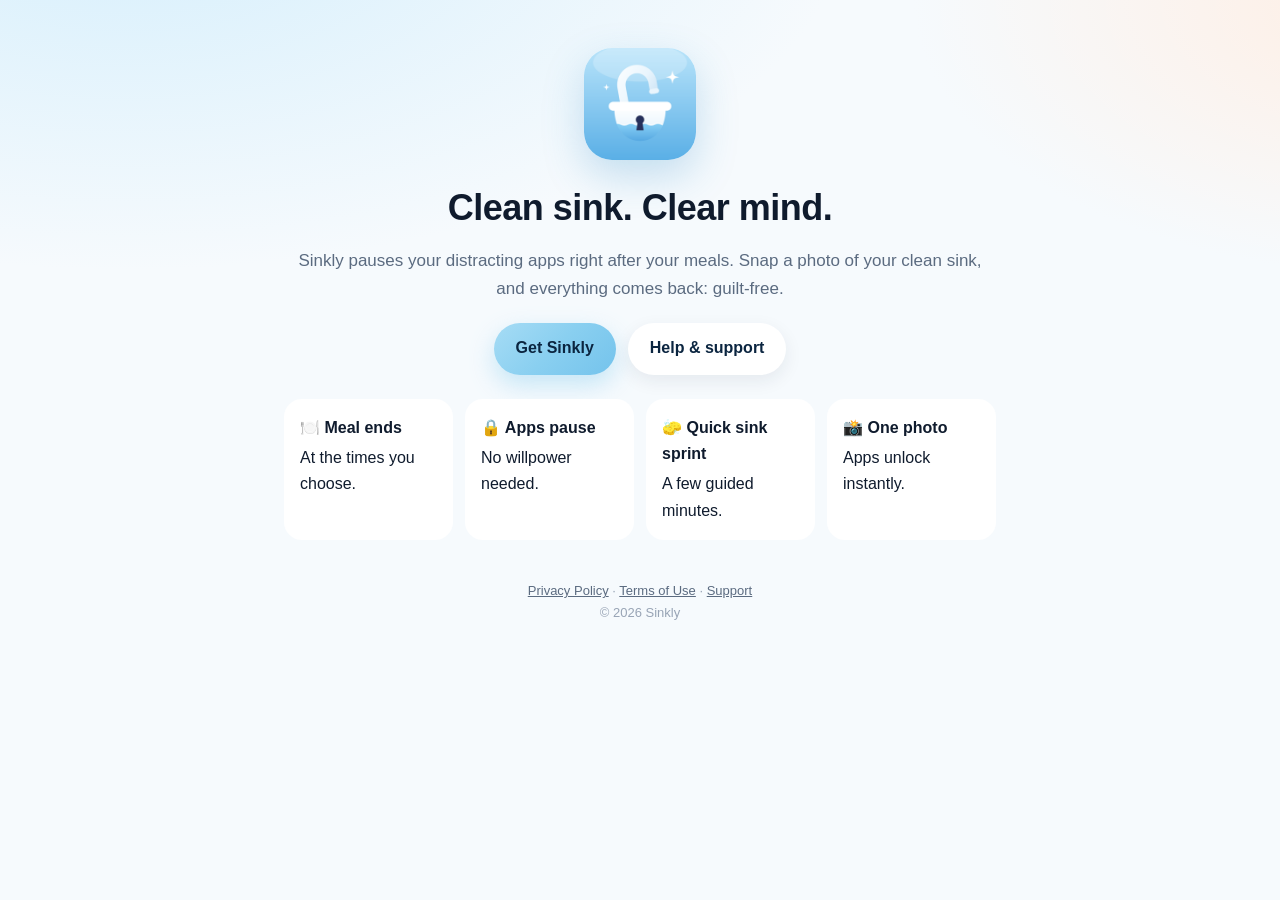
<file: docs/index.html>
<!doctype html>
<html lang="en">
<head>
  <meta charset="utf-8">
  <meta name="viewport" content="width=device-width, initial-scale=1">
  <title>Sinkly · Clean sink. Clear mind.</title>
  <meta name="description" content="Sinkly locks your distracting apps after meals and unlocks them when your sink is clean.">
  <meta property="og:title" content="Sinkly: a clean sink after every meal">
  <meta property="og:image" content="https://sinkly.osamafahd.com/icon.png">
  <link rel="icon" href="icon.png">
  <link rel="stylesheet" href="style.css">
</head>
<body>
<div class="wrap">
  <main class="hero">
    <img src="icon.png" alt="Sinkly">
    <h1>Clean sink. Clear mind.</h1>
    <p class="lead">Sinkly pauses your distracting apps right after your meals. Snap a photo of your clean sink, and everything comes back: guilt-free.</p>
    <div class="buttons">
      <a class="btn" href="get/">Get Sinkly</a>
      <a class="btn secondary" href="support/">Help &amp; support</a>
    </div>
    <div class="steps">
      <div class="step"><b>🍽️ Meal ends</b>At the times you choose.</div>
      <div class="step"><b>🔒 Apps pause</b>No willpower needed.</div>
      <div class="step"><b>🧽 Quick sink sprint</b>A few guided minutes.</div>
      <div class="step"><b>📸 One photo</b>Apps unlock instantly.</div>
    </div>
  </main>
  <footer class="site"><a href="privacy/">Privacy Policy</a> · <a href="terms/">Terms of Use</a> · <a href="support/">Support</a><br>© 2026 Sinkly</footer>
</div>
</body>
</html>
</file>
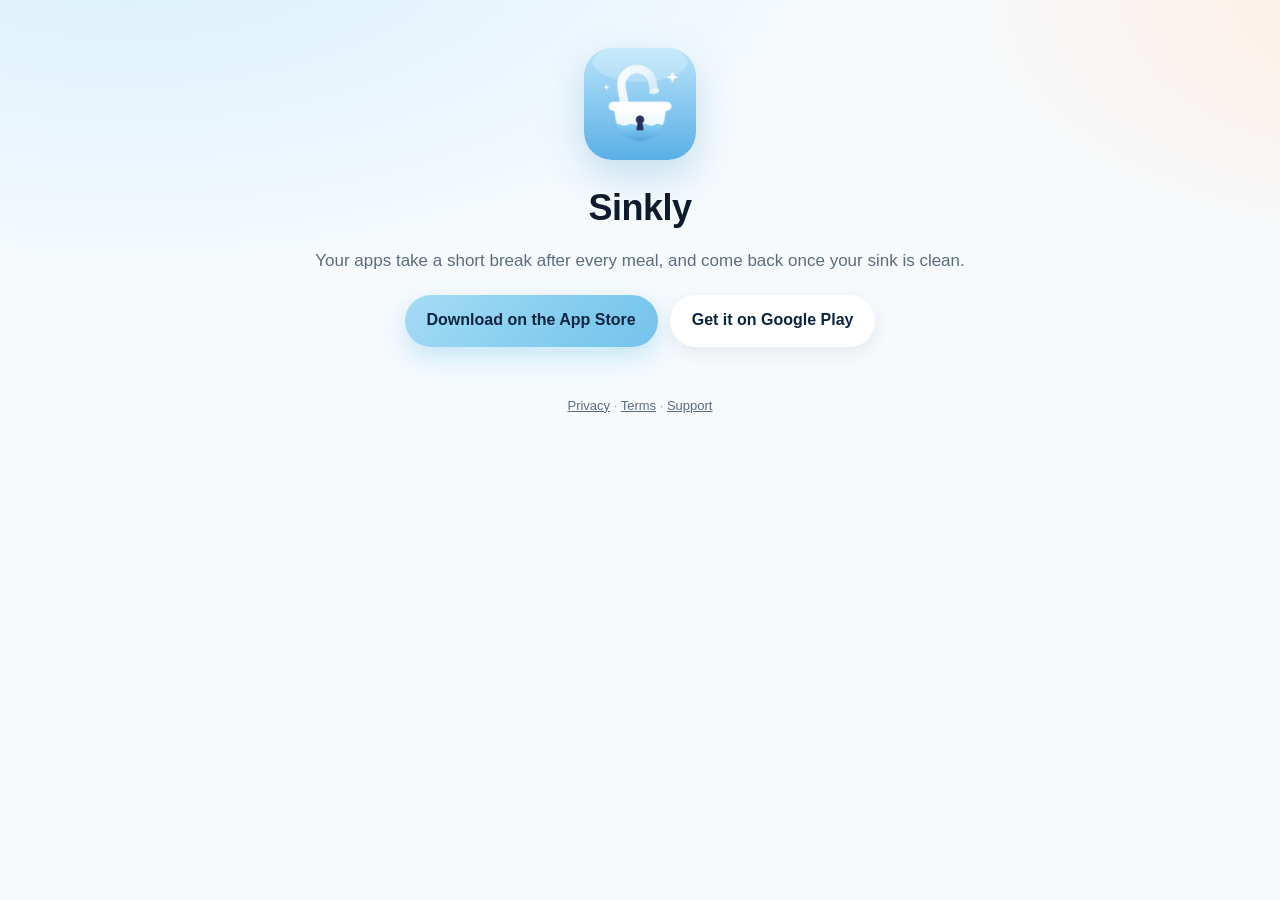
<file: docs/get/index.html>
<!doctype html>
<html lang="en">
<head>
  <meta charset="utf-8">
  <meta name="viewport" content="width=device-width, initial-scale=1">
  <title>Get Sinkly</title>
  <meta name="description" content="Clean sink. Clear mind. Download Sinkly for iPhone or Android.">
  <meta property="og:title" content="Sinkly: a clean sink after every meal">
  <meta property="og:description" content="Sinkly pauses your distracting apps after every meal, and they come back once your sink is clean.">
  <meta property="og:image" content="https://sinkly.osamafahd.com/icon.png">
  <link rel="icon" href="../icon.png">
  <link rel="stylesheet" href="../style.css">
  <script>
    // One link for everyone: iPhone → App Store, Android → Google Play.
    var APPLE_ID = '6824015468';
    var appStore = APPLE_ID ? 'https://apps.apple.com/app/id' + APPLE_ID : '';
    var googlePlay = 'https://play.google.com/store/apps/details?id=com.sinkly.app'
      + (location.search.indexOf('ref=') >= 0 ? '&referrer=' + encodeURIComponent(location.search.slice(1)) : '');
    var ua = navigator.userAgent || '';
    var isIos = /iPhone|iPad|iPod/i.test(ua) || (navigator.platform === 'MacIntel' && navigator.maxTouchPoints > 1);
    var isAndroid = /Android/i.test(ua);
    if (isIos && appStore) location.replace(appStore);
    else if (isAndroid) location.replace(googlePlay);
  </script>
</head>
<body>
<div class="wrap">
  <main class="hero">
    <img src="../icon.png" alt="Sinkly">
    <h1>Sinkly</h1>
    <p class="lead">Your apps take a short break after every meal, and come back once your sink is clean.</p>
    <div class="buttons">
      <a class="btn" id="ios" href="#">Download on the App Store</a>
      <a class="btn secondary" id="android" href="#">Get it on Google Play</a>
    </div>
  </main>
  <footer class="site"><a href="../privacy/">Privacy</a> · <a href="../terms/">Terms</a> · <a href="../support/">Support</a></footer>
</div>
<script>
  document.getElementById('android').href = googlePlay;
  var ios = document.getElementById('ios');
  if (appStore) ios.href = appStore; else ios.style.display = 'none';
</script>
</body>
</html>
</file>
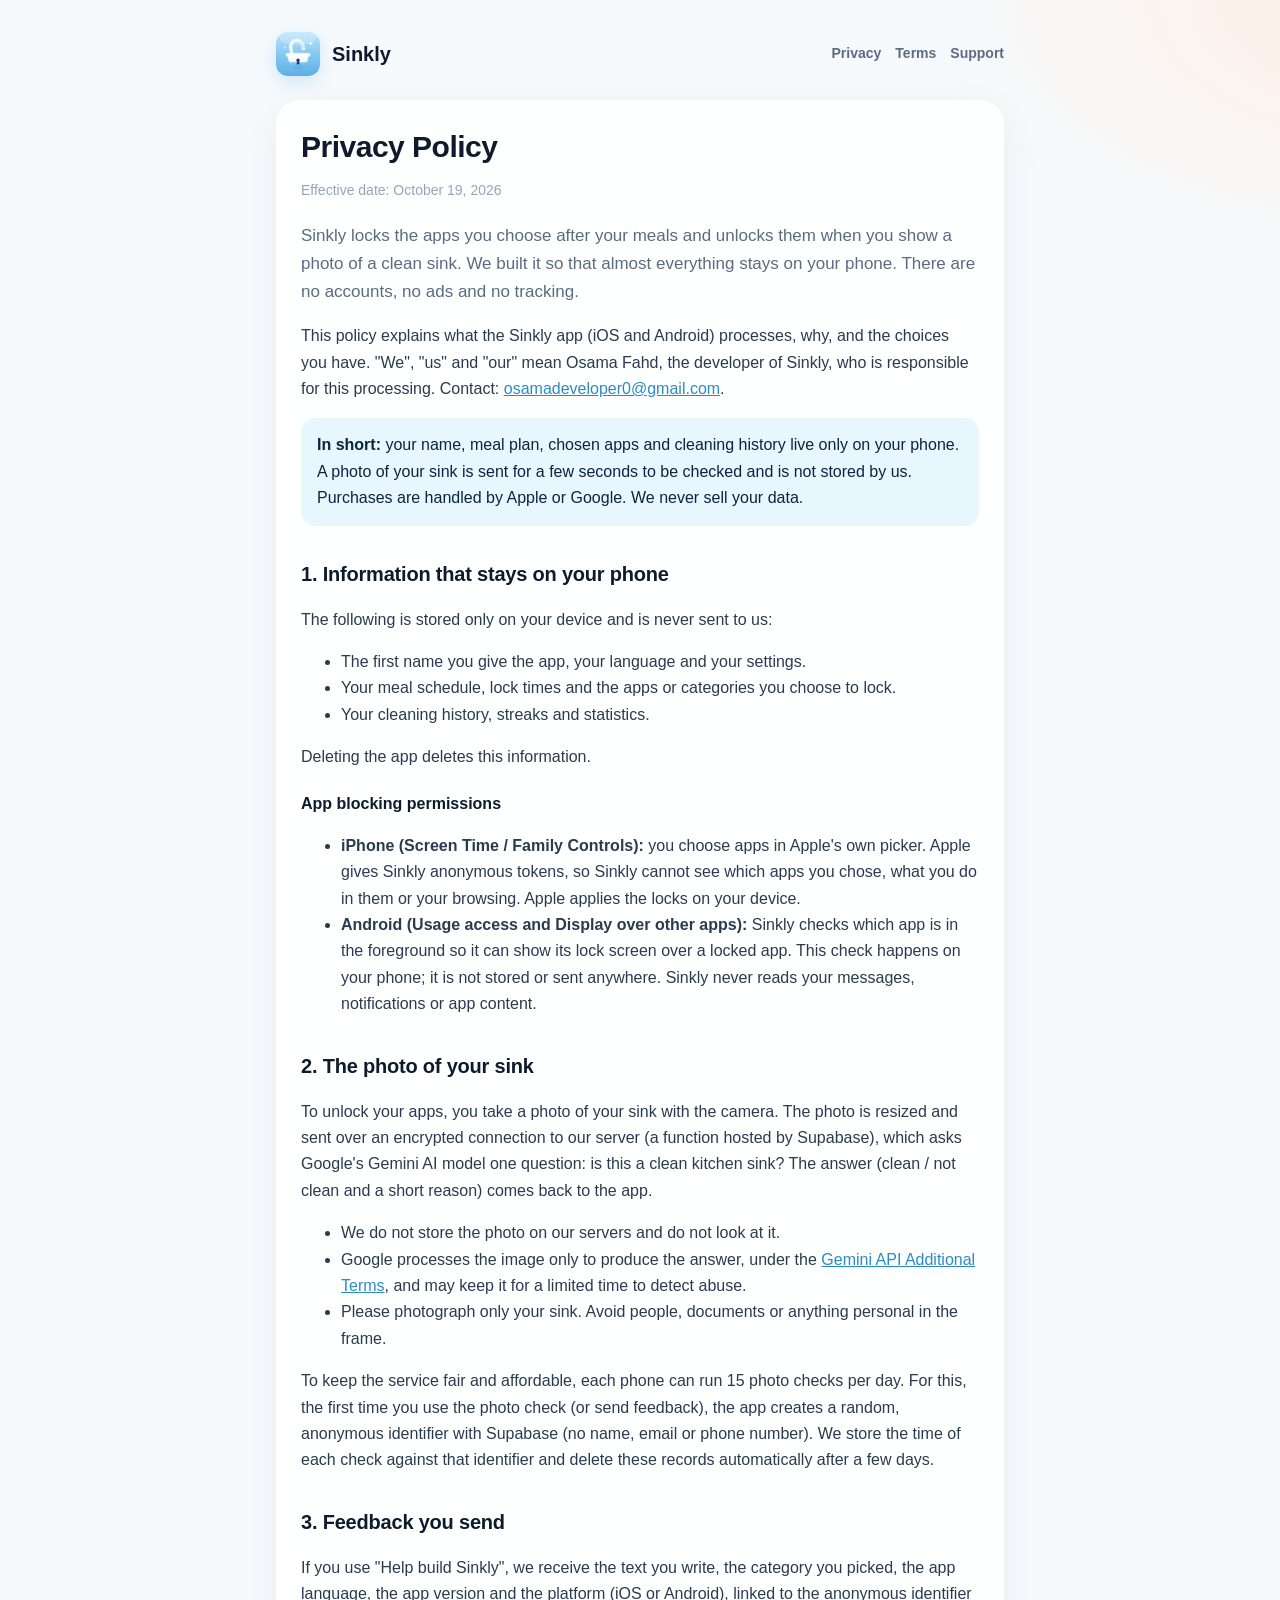
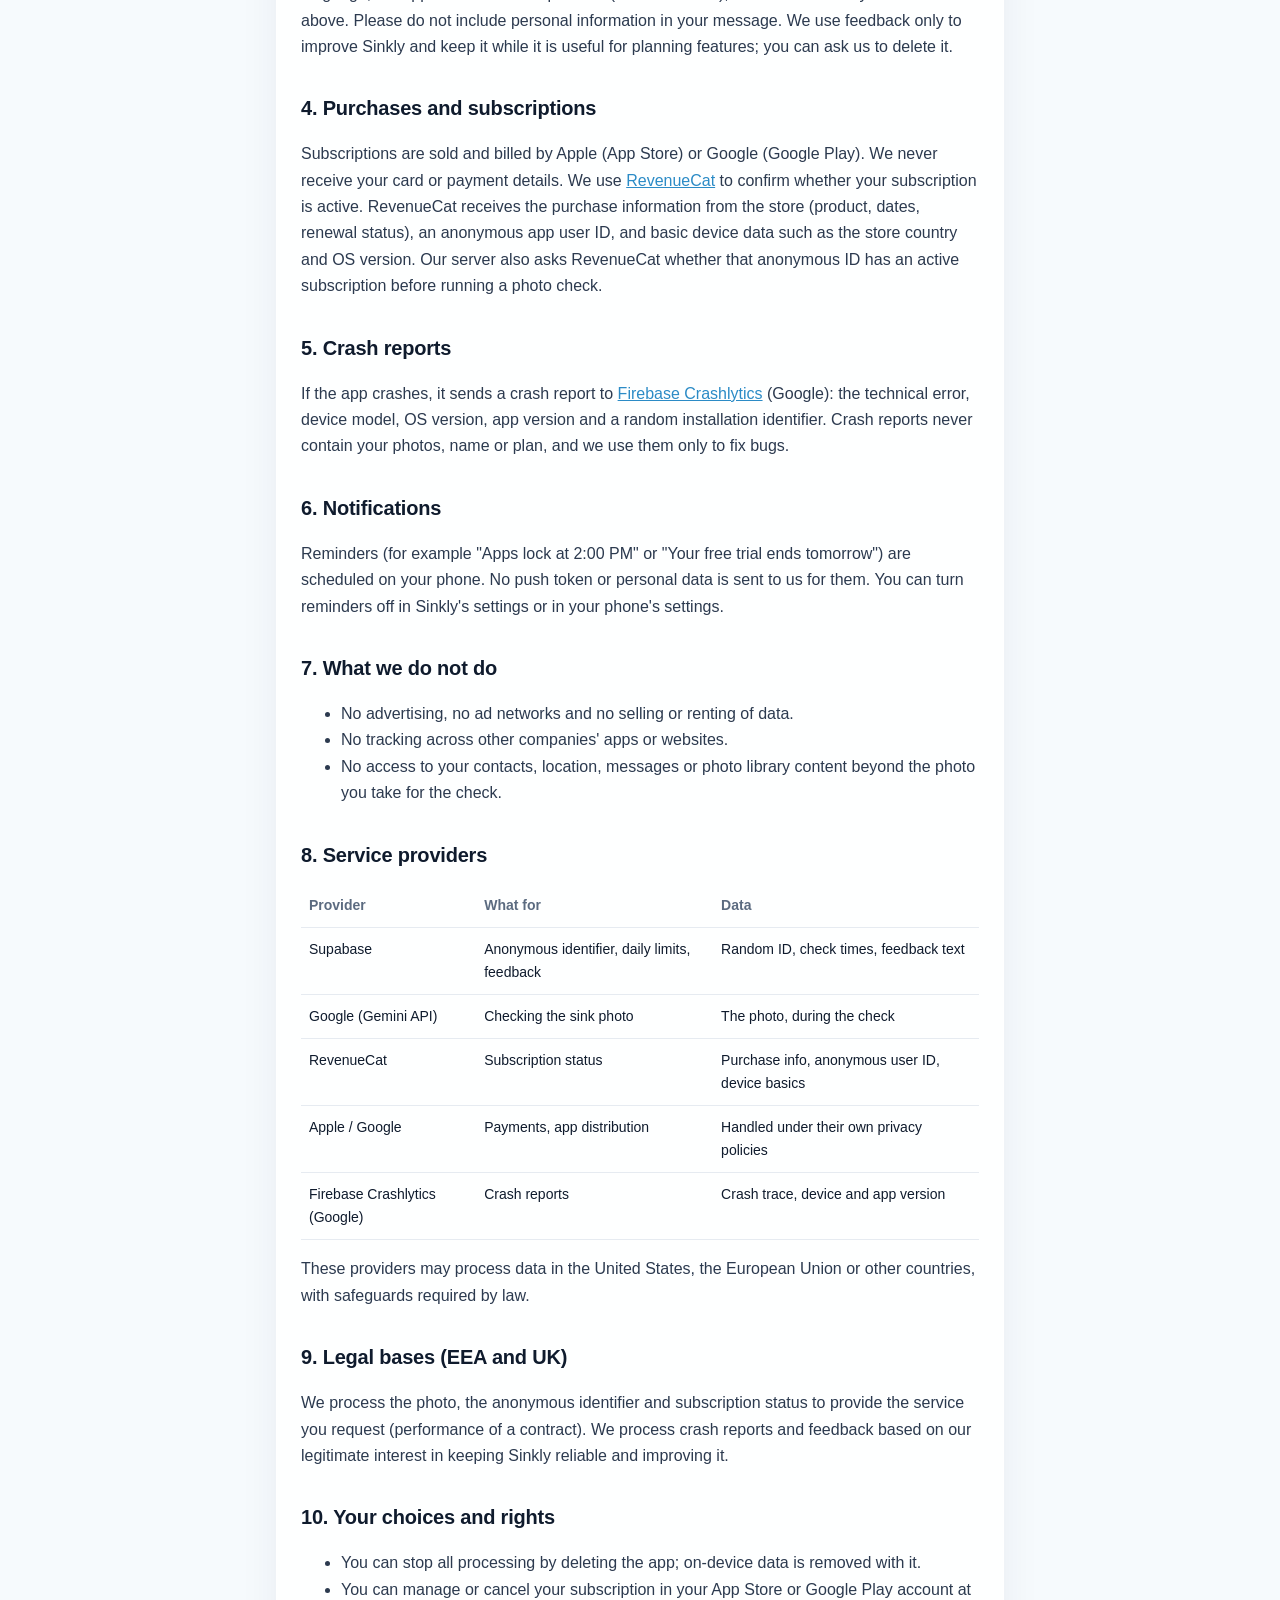
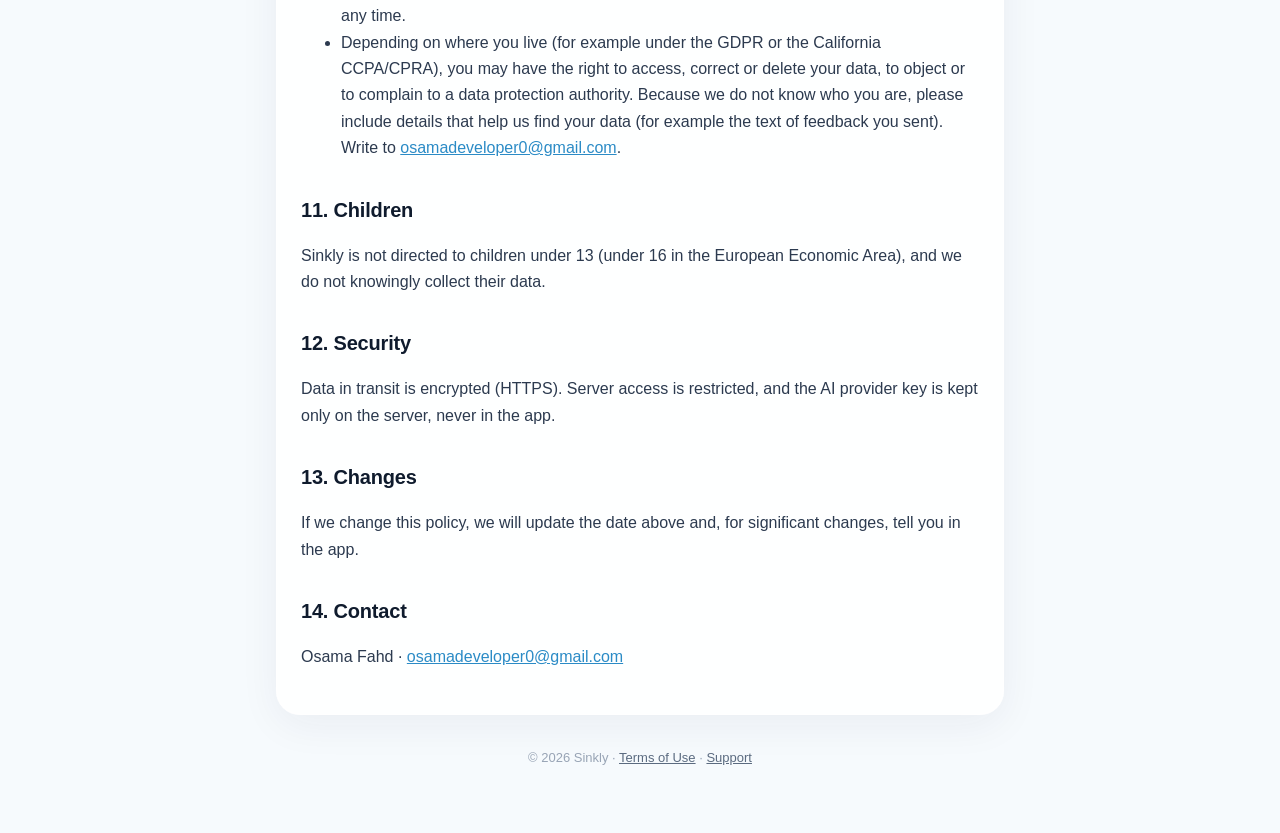
<file: docs/privacy/index.html>
<!doctype html>
<html lang="en">
<head>
  <meta charset="utf-8">
  <meta name="viewport" content="width=device-width, initial-scale=1">
  <title>Privacy Policy · Sinkly</title>
  <meta name="description" content="How Sinkly handles your data: most of it never leaves your phone.">
  <link rel="icon" href="../icon.png">
  <link rel="stylesheet" href="../style.css">
</head>
<body>
<div class="wrap">
  <header class="site">
    <img src="../icon.png" alt="">
    <a class="brand" href="../">Sinkly</a>
    <nav><a href="../privacy/">Privacy</a><a href="../terms/">Terms</a><a href="../support/">Support</a></nav>
  </header>

  <main class="card">
    <h1>Privacy Policy</h1>
    <p class="meta">Effective date: October 19, 2026</p>

    <p class="lead">Sinkly locks the apps you choose after your meals and unlocks them when you show a photo of a clean sink. We built it so that almost everything stays on your phone. There are no accounts, no ads and no tracking.</p>

    <p>This policy explains what the Sinkly app (iOS and Android) processes, why, and the choices you have. "We", "us" and "our" mean Osama Fahd, the developer of Sinkly, who is responsible for this processing. Contact: <a href="mailto:osamadeveloper0@gmail.com">osamadeveloper0@gmail.com</a>.</p>

    <div class="note"><b>In short:</b> your name, meal plan, chosen apps and cleaning history live only on your phone. A photo of your sink is sent for a few seconds to be checked and is not stored by us. Purchases are handled by Apple or Google. We never sell your data.</div>

    <h2>1. Information that stays on your phone</h2>
    <p>The following is stored only on your device and is never sent to us:</p>
    <ul>
      <li>The first name you give the app, your language and your settings.</li>
      <li>Your meal schedule, lock times and the apps or categories you choose to lock.</li>
      <li>Your cleaning history, streaks and statistics.</li>
    </ul>
    <p>Deleting the app deletes this information.</p>

    <h3>App blocking permissions</h3>
    <ul>
      <li><b>iPhone (Screen Time / Family Controls):</b> you choose apps in Apple's own picker. Apple gives Sinkly anonymous tokens, so Sinkly cannot see which apps you chose, what you do in them or your browsing. Apple applies the locks on your device.</li>
      <li><b>Android (Usage access and Display over other apps):</b> Sinkly checks which app is in the foreground so it can show its lock screen over a locked app. This check happens on your phone; it is not stored or sent anywhere. Sinkly never reads your messages, notifications or app content.</li>
    </ul>

    <h2>2. The photo of your sink</h2>
    <p>To unlock your apps, you take a photo of your sink with the camera. The photo is resized and sent over an encrypted connection to our server (a function hosted by Supabase), which asks Google's Gemini AI model one question: is this a clean kitchen sink? The answer (clean / not clean and a short reason) comes back to the app.</p>
    <ul>
      <li>We do not store the photo on our servers and do not look at it.</li>
      <li>Google processes the image only to produce the answer, under the <a href="https://ai.google.dev/gemini-api/terms">Gemini API Additional Terms</a>, and may keep it for a limited time to detect abuse.</li>
      <li>Please photograph only your sink. Avoid people, documents or anything personal in the frame.</li>
    </ul>
    <p>To keep the service fair and affordable, each phone can run 15 photo checks per day. For this, the first time you use the photo check (or send feedback), the app creates a random, anonymous identifier with Supabase (no name, email or phone number). We store the time of each check against that identifier and delete these records automatically after a few days.</p>

    <h2>3. Feedback you send</h2>
    <p>If you use "Help build Sinkly", we receive the text you write, the category you picked, the app language, the app version and the platform (iOS or Android), linked to the anonymous identifier above. Please do not include personal information in your message. We use feedback only to improve Sinkly and keep it while it is useful for planning features; you can ask us to delete it.</p>

    <h2>4. Purchases and subscriptions</h2>
    <p>Subscriptions are sold and billed by Apple (App Store) or Google (Google Play). We never receive your card or payment details. We use <a href="https://www.revenuecat.com/privacy">RevenueCat</a> to confirm whether your subscription is active. RevenueCat receives the purchase information from the store (product, dates, renewal status), an anonymous app user ID, and basic device data such as the store country and OS version. Our server also asks RevenueCat whether that anonymous ID has an active subscription before running a photo check.</p>

    <h2>5. Crash reports</h2>
    <p>If the app crashes, it sends a crash report to <a href="https://firebase.google.com/support/privacy">Firebase Crashlytics</a> (Google): the technical error, device model, OS version, app version and a random installation identifier. Crash reports never contain your photos, name or plan, and we use them only to fix bugs.</p>

    <h2>6. Notifications</h2>
    <p>Reminders (for example "Apps lock at 2:00 PM" or "Your free trial ends tomorrow") are scheduled on your phone. No push token or personal data is sent to us for them. You can turn reminders off in Sinkly's settings or in your phone's settings.</p>

    <h2>7. What we do not do</h2>
    <ul>
      <li>No advertising, no ad networks and no selling or renting of data.</li>
      <li>No tracking across other companies' apps or websites.</li>
      <li>No access to your contacts, location, messages or photo library content beyond the photo you take for the check.</li>
    </ul>

    <h2>8. Service providers</h2>
    <table>
      <tr><th>Provider</th><th>What for</th><th>Data</th></tr>
      <tr><td>Supabase</td><td>Anonymous identifier, daily limits, feedback</td><td>Random ID, check times, feedback text</td></tr>
      <tr><td>Google (Gemini API)</td><td>Checking the sink photo</td><td>The photo, during the check</td></tr>
      <tr><td>RevenueCat</td><td>Subscription status</td><td>Purchase info, anonymous user ID, device basics</td></tr>
      <tr><td>Apple / Google</td><td>Payments, app distribution</td><td>Handled under their own privacy policies</td></tr>
      <tr><td>Firebase Crashlytics (Google)</td><td>Crash reports</td><td>Crash trace, device and app version</td></tr>
    </table>
    <p>These providers may process data in the United States, the European Union or other countries, with safeguards required by law.</p>

    <h2>9. Legal bases (EEA and UK)</h2>
    <p>We process the photo, the anonymous identifier and subscription status to provide the service you request (performance of a contract). We process crash reports and feedback based on our legitimate interest in keeping Sinkly reliable and improving it.</p>

    <h2>10. Your choices and rights</h2>
    <ul>
      <li>You can stop all processing by deleting the app; on-device data is removed with it.</li>
      <li>You can manage or cancel your subscription in your App Store or Google Play account at any time.</li>
      <li>Depending on where you live (for example under the GDPR or the California CCPA/CPRA), you may have the right to access, correct or delete your data, to object or to complain to a data protection authority. Because we do not know who you are, please include details that help us find your data (for example the text of feedback you sent). Write to <a href="mailto:osamadeveloper0@gmail.com">osamadeveloper0@gmail.com</a>.</li>
    </ul>

    <h2>11. Children</h2>
    <p>Sinkly is not directed to children under 13 (under 16 in the European Economic Area), and we do not knowingly collect their data.</p>

    <h2>12. Security</h2>
    <p>Data in transit is encrypted (HTTPS). Server access is restricted, and the AI provider key is kept only on the server, never in the app.</p>

    <h2>13. Changes</h2>
    <p>If we change this policy, we will update the date above and, for significant changes, tell you in the app.</p>

    <h2>14. Contact</h2>
    <p>Osama Fahd · <a href="mailto:osamadeveloper0@gmail.com">osamadeveloper0@gmail.com</a></p>
  </main>

  <footer class="site">© 2026 Sinkly · <a href="../terms/">Terms of Use</a> · <a href="../support/">Support</a></footer>
</div>
</body>
</html>
</file>
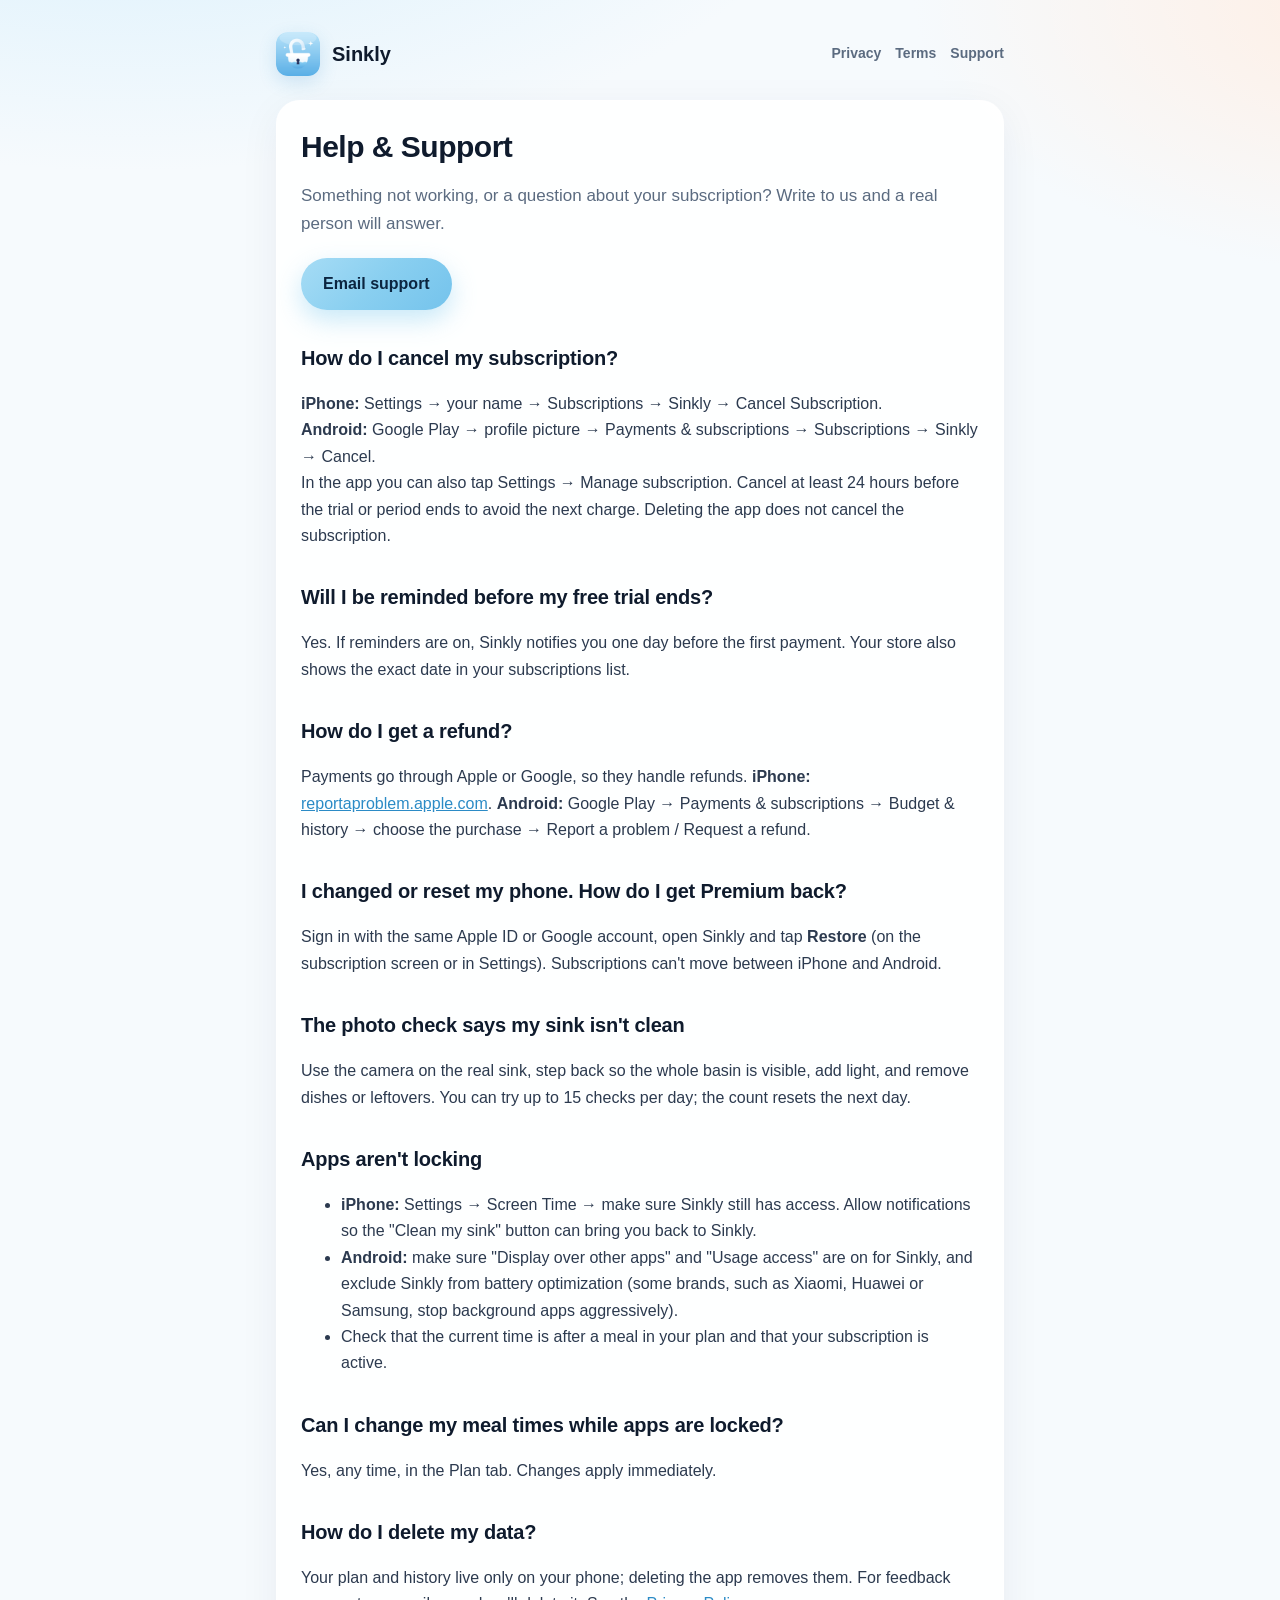
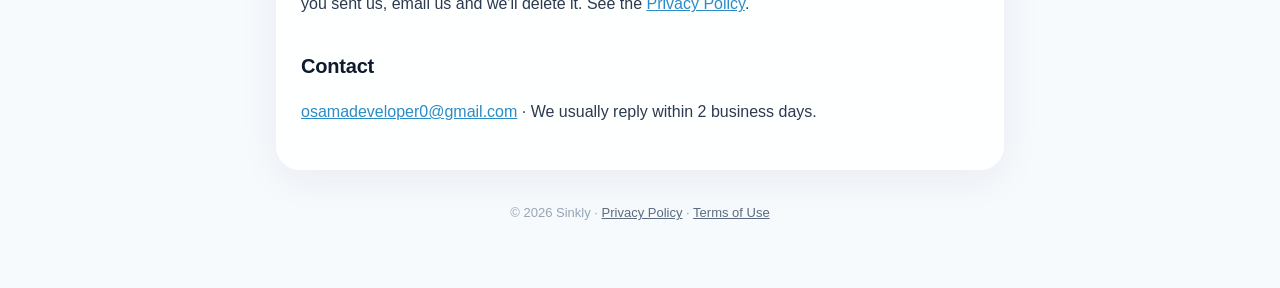
<file: docs/support/index.html>
<!doctype html>
<html lang="en">
<head>
  <meta charset="utf-8">
  <meta name="viewport" content="width=device-width, initial-scale=1">
  <title>Help &amp; Support · Sinkly</title>
  <meta name="description" content="Answers about Sinkly subscriptions, cancelling, refunds, app locking and contact.">
  <link rel="icon" href="../icon.png">
  <link rel="stylesheet" href="../style.css">
</head>
<body>
<div class="wrap">
  <header class="site">
    <img src="../icon.png" alt="">
    <a class="brand" href="../">Sinkly</a>
    <nav><a href="../privacy/">Privacy</a><a href="../terms/">Terms</a><a href="../support/">Support</a></nav>
  </header>

  <main class="card">
    <h1>Help &amp; Support</h1>
    <p class="lead">Something not working, or a question about your subscription? Write to us and a real person will answer.</p>
    <div class="buttons"><a class="btn" href="mailto:osamadeveloper0@gmail.com?subject=Sinkly%20support">Email support</a></div>

    <h2>How do I cancel my subscription?</h2>
    <p><b>iPhone:</b> Settings → your name → Subscriptions → Sinkly → Cancel Subscription.<br>
      <b>Android:</b> Google Play → profile picture → Payments &amp; subscriptions → Subscriptions → Sinkly → Cancel.<br>
      In the app you can also tap Settings → Manage subscription. Cancel at least 24 hours before the trial or period ends to avoid the next charge. Deleting the app does not cancel the subscription.</p>

    <h2>Will I be reminded before my free trial ends?</h2>
    <p>Yes. If reminders are on, Sinkly notifies you one day before the first payment. Your store also shows the exact date in your subscriptions list.</p>

    <h2>How do I get a refund?</h2>
    <p>Payments go through Apple or Google, so they handle refunds. <b>iPhone:</b> <a href="https://reportaproblem.apple.com">reportaproblem.apple.com</a>. <b>Android:</b> Google Play → Payments &amp; subscriptions → Budget &amp; history → choose the purchase → Report a problem / Request a refund.</p>

    <h2>I changed or reset my phone. How do I get Premium back?</h2>
    <p>Sign in with the same Apple ID or Google account, open Sinkly and tap <b>Restore</b> (on the subscription screen or in Settings). Subscriptions can't move between iPhone and Android.</p>

    <h2>The photo check says my sink isn't clean</h2>
    <p>Use the camera on the real sink, step back so the whole basin is visible, add light, and remove dishes or leftovers. You can try up to 15 checks per day; the count resets the next day.</p>

    <h2>Apps aren't locking</h2>
    <ul>
      <li><b>iPhone:</b> Settings → Screen Time → make sure Sinkly still has access. Allow notifications so the "Clean my sink" button can bring you back to Sinkly.</li>
      <li><b>Android:</b> make sure "Display over other apps" and "Usage access" are on for Sinkly, and exclude Sinkly from battery optimization (some brands, such as Xiaomi, Huawei or Samsung, stop background apps aggressively).</li>
      <li>Check that the current time is after a meal in your plan and that your subscription is active.</li>
    </ul>

    <h2>Can I change my meal times while apps are locked?</h2>
    <p>Yes, any time, in the Plan tab. Changes apply immediately.</p>

    <h2>How do I delete my data?</h2>
    <p>Your plan and history live only on your phone; deleting the app removes them. For feedback you sent us, email us and we'll delete it. See the <a href="../privacy/">Privacy Policy</a>.</p>

    <h2>Contact</h2>
    <p><a href="mailto:osamadeveloper0@gmail.com">osamadeveloper0@gmail.com</a> · We usually reply within 2 business days.</p>
  </main>

  <footer class="site">© 2026 Sinkly · <a href="../privacy/">Privacy Policy</a> · <a href="../terms/">Terms of Use</a></footer>
</div>
</body>
</html>
</file>
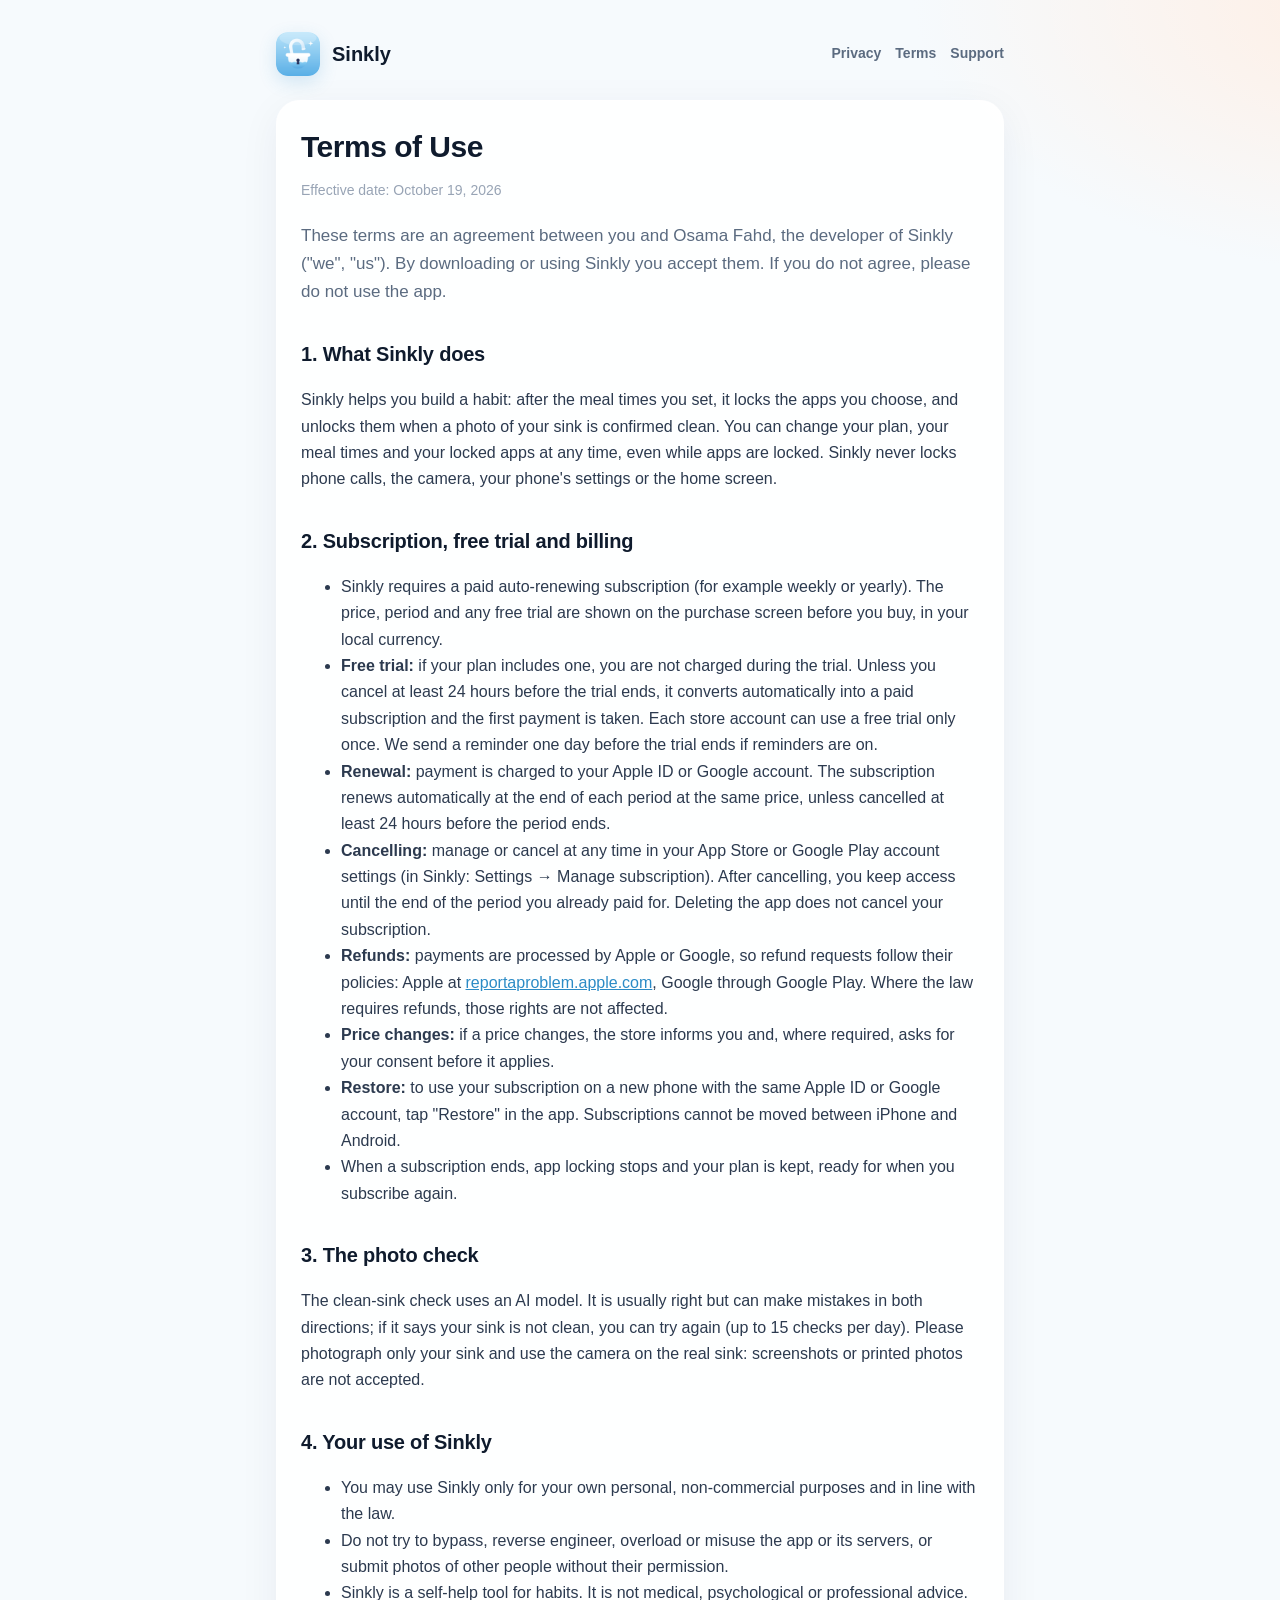
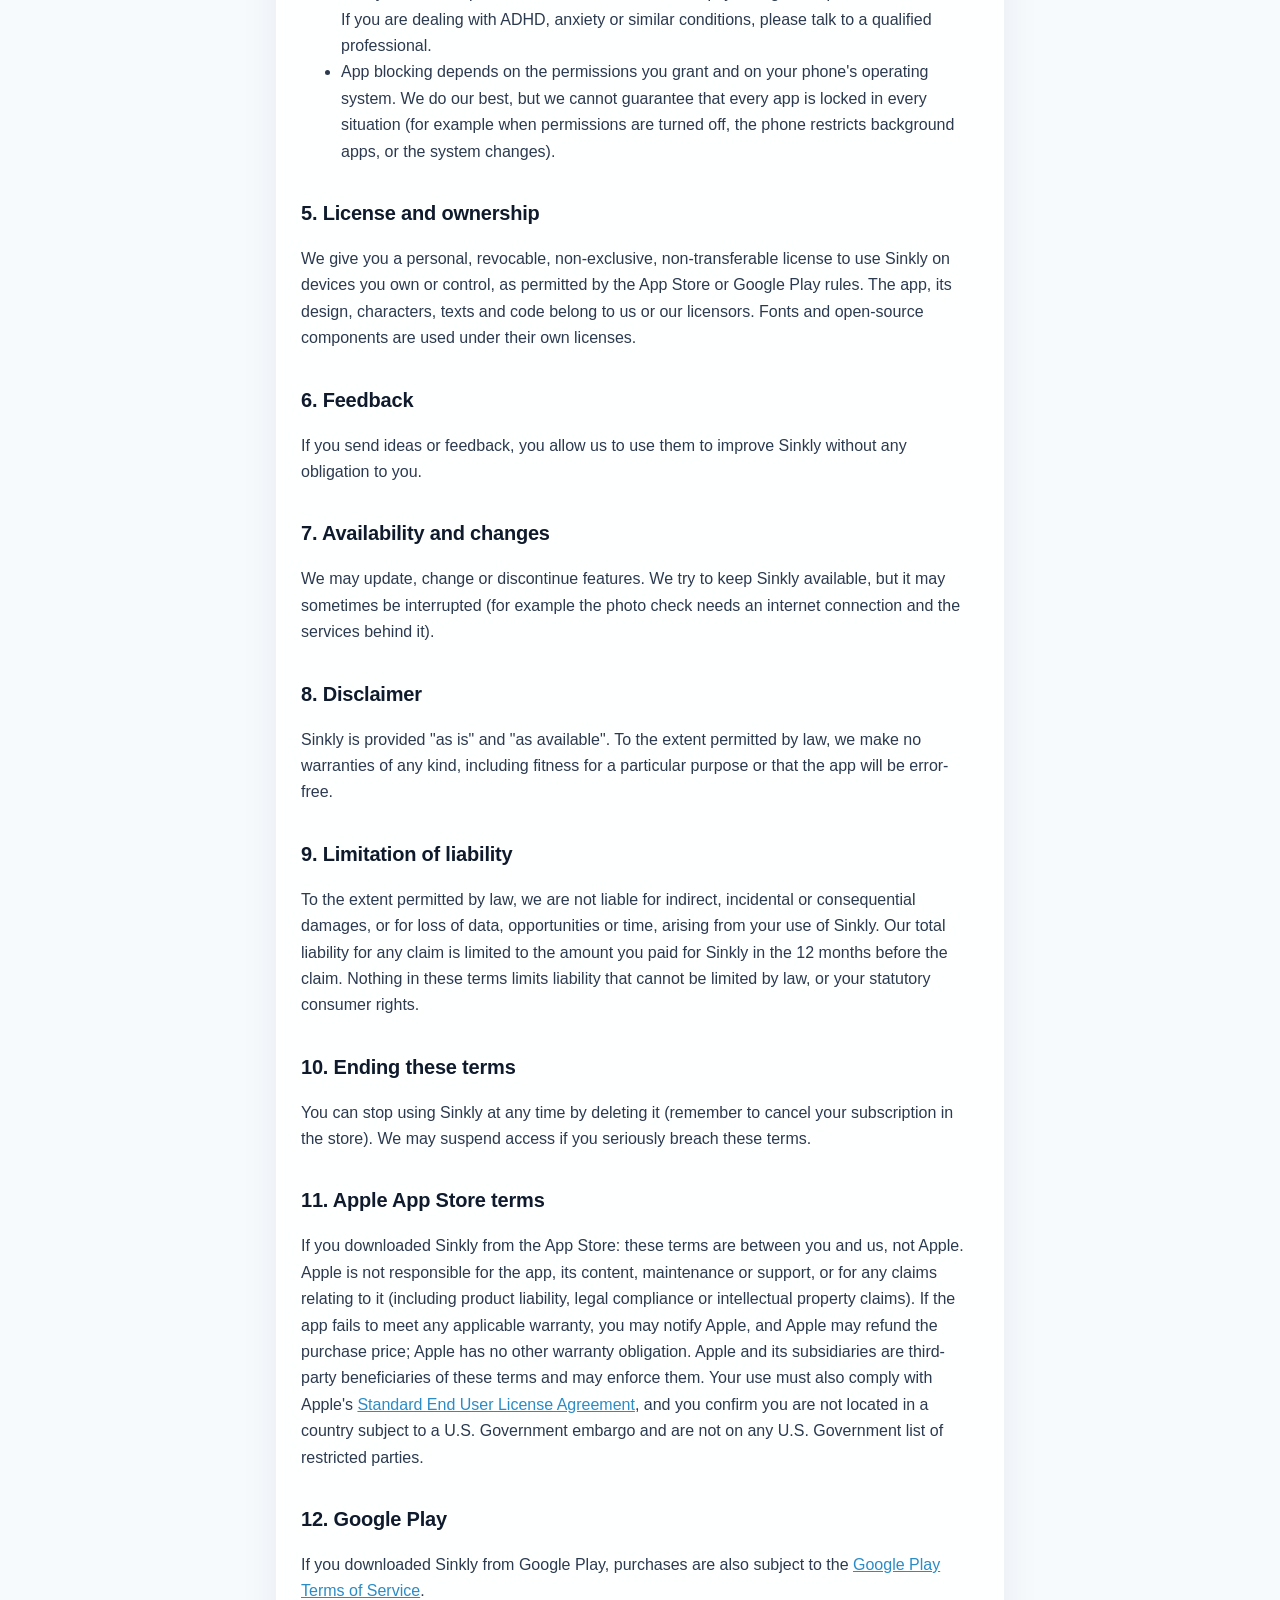
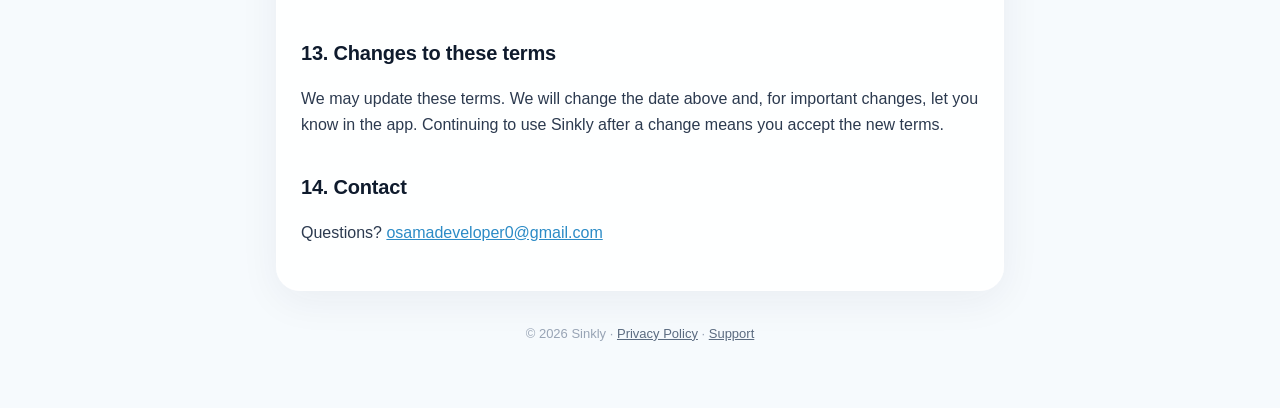
<file: docs/terms/index.html>
<!doctype html>
<html lang="en">
<head>
  <meta charset="utf-8">
  <meta name="viewport" content="width=device-width, initial-scale=1">
  <title>Terms of Use · Sinkly</title>
  <meta name="description" content="The terms for using Sinkly and its subscription.">
  <link rel="icon" href="../icon.png">
  <link rel="stylesheet" href="../style.css">
</head>
<body>
<div class="wrap">
  <header class="site">
    <img src="../icon.png" alt="">
    <a class="brand" href="../">Sinkly</a>
    <nav><a href="../privacy/">Privacy</a><a href="../terms/">Terms</a><a href="../support/">Support</a></nav>
  </header>

  <main class="card">
    <h1>Terms of Use</h1>
    <p class="meta">Effective date: October 19, 2026</p>

    <p class="lead">These terms are an agreement between you and Osama Fahd, the developer of Sinkly ("we", "us"). By downloading or using Sinkly you accept them. If you do not agree, please do not use the app.</p>

    <h2>1. What Sinkly does</h2>
    <p>Sinkly helps you build a habit: after the meal times you set, it locks the apps you choose, and unlocks them when a photo of your sink is confirmed clean. You can change your plan, your meal times and your locked apps at any time, even while apps are locked. Sinkly never locks phone calls, the camera, your phone's settings or the home screen.</p>

    <h2>2. Subscription, free trial and billing</h2>
    <ul>
      <li>Sinkly requires a paid auto-renewing subscription (for example weekly or yearly). The price, period and any free trial are shown on the purchase screen before you buy, in your local currency.</li>
      <li><b>Free trial:</b> if your plan includes one, you are not charged during the trial. Unless you cancel at least 24 hours before the trial ends, it converts automatically into a paid subscription and the first payment is taken. Each store account can use a free trial only once. We send a reminder one day before the trial ends if reminders are on.</li>
      <li><b>Renewal:</b> payment is charged to your Apple ID or Google account. The subscription renews automatically at the end of each period at the same price, unless cancelled at least 24 hours before the period ends.</li>
      <li><b>Cancelling:</b> manage or cancel at any time in your App Store or Google Play account settings (in Sinkly: Settings → Manage subscription). After cancelling, you keep access until the end of the period you already paid for. Deleting the app does not cancel your subscription.</li>
      <li><b>Refunds:</b> payments are processed by Apple or Google, so refund requests follow their policies: Apple at <a href="https://reportaproblem.apple.com">reportaproblem.apple.com</a>, Google through Google Play. Where the law requires refunds, those rights are not affected.</li>
      <li><b>Price changes:</b> if a price changes, the store informs you and, where required, asks for your consent before it applies.</li>
      <li><b>Restore:</b> to use your subscription on a new phone with the same Apple ID or Google account, tap "Restore" in the app. Subscriptions cannot be moved between iPhone and Android.</li>
      <li>When a subscription ends, app locking stops and your plan is kept, ready for when you subscribe again.</li>
    </ul>

    <h2>3. The photo check</h2>
    <p>The clean-sink check uses an AI model. It is usually right but can make mistakes in both directions; if it says your sink is not clean, you can try again (up to 15 checks per day). Please photograph only your sink and use the camera on the real sink: screenshots or printed photos are not accepted.</p>

    <h2>4. Your use of Sinkly</h2>
    <ul>
      <li>You may use Sinkly only for your own personal, non-commercial purposes and in line with the law.</li>
      <li>Do not try to bypass, reverse engineer, overload or misuse the app or its servers, or submit photos of other people without their permission.</li>
      <li>Sinkly is a self-help tool for habits. It is not medical, psychological or professional advice. If you are dealing with ADHD, anxiety or similar conditions, please talk to a qualified professional.</li>
      <li>App blocking depends on the permissions you grant and on your phone's operating system. We do our best, but we cannot guarantee that every app is locked in every situation (for example when permissions are turned off, the phone restricts background apps, or the system changes).</li>
    </ul>

    <h2>5. License and ownership</h2>
    <p>We give you a personal, revocable, non-exclusive, non-transferable license to use Sinkly on devices you own or control, as permitted by the App Store or Google Play rules. The app, its design, characters, texts and code belong to us or our licensors. Fonts and open-source components are used under their own licenses.</p>

    <h2>6. Feedback</h2>
    <p>If you send ideas or feedback, you allow us to use them to improve Sinkly without any obligation to you.</p>

    <h2>7. Availability and changes</h2>
    <p>We may update, change or discontinue features. We try to keep Sinkly available, but it may sometimes be interrupted (for example the photo check needs an internet connection and the services behind it).</p>

    <h2>8. Disclaimer</h2>
    <p>Sinkly is provided "as is" and "as available". To the extent permitted by law, we make no warranties of any kind, including fitness for a particular purpose or that the app will be error-free.</p>

    <h2>9. Limitation of liability</h2>
    <p>To the extent permitted by law, we are not liable for indirect, incidental or consequential damages, or for loss of data, opportunities or time, arising from your use of Sinkly. Our total liability for any claim is limited to the amount you paid for Sinkly in the 12 months before the claim. Nothing in these terms limits liability that cannot be limited by law, or your statutory consumer rights.</p>

    <h2>10. Ending these terms</h2>
    <p>You can stop using Sinkly at any time by deleting it (remember to cancel your subscription in the store). We may suspend access if you seriously breach these terms.</p>

    <h2>11. Apple App Store terms</h2>
    <p>If you downloaded Sinkly from the App Store: these terms are between you and us, not Apple. Apple is not responsible for the app, its content, maintenance or support, or for any claims relating to it (including product liability, legal compliance or intellectual property claims). If the app fails to meet any applicable warranty, you may notify Apple, and Apple may refund the purchase price; Apple has no other warranty obligation. Apple and its subsidiaries are third-party beneficiaries of these terms and may enforce them. Your use must also comply with Apple's <a href="https://www.apple.com/legal/internet-services/itunes/dev/stdeula/">Standard End User License Agreement</a>, and you confirm you are not located in a country subject to a U.S. Government embargo and are not on any U.S. Government list of restricted parties.</p>

    <h2>12. Google Play</h2>
    <p>If you downloaded Sinkly from Google Play, purchases are also subject to the <a href="https://play.google.com/about/play-terms/">Google Play Terms of Service</a>.</p>

    <h2>13. Changes to these terms</h2>
    <p>We may update these terms. We will change the date above and, for important changes, let you know in the app. Continuing to use Sinkly after a change means you accept the new terms.</p>

    <h2>14. Contact</h2>
    <p>Questions? <a href="mailto:osamadeveloper0@gmail.com">osamadeveloper0@gmail.com</a></p>
  </main>

  <footer class="site">© 2026 Sinkly · <a href="../privacy/">Privacy Policy</a> · <a href="../support/">Support</a></footer>
</div>
</body>
</html>
</file>
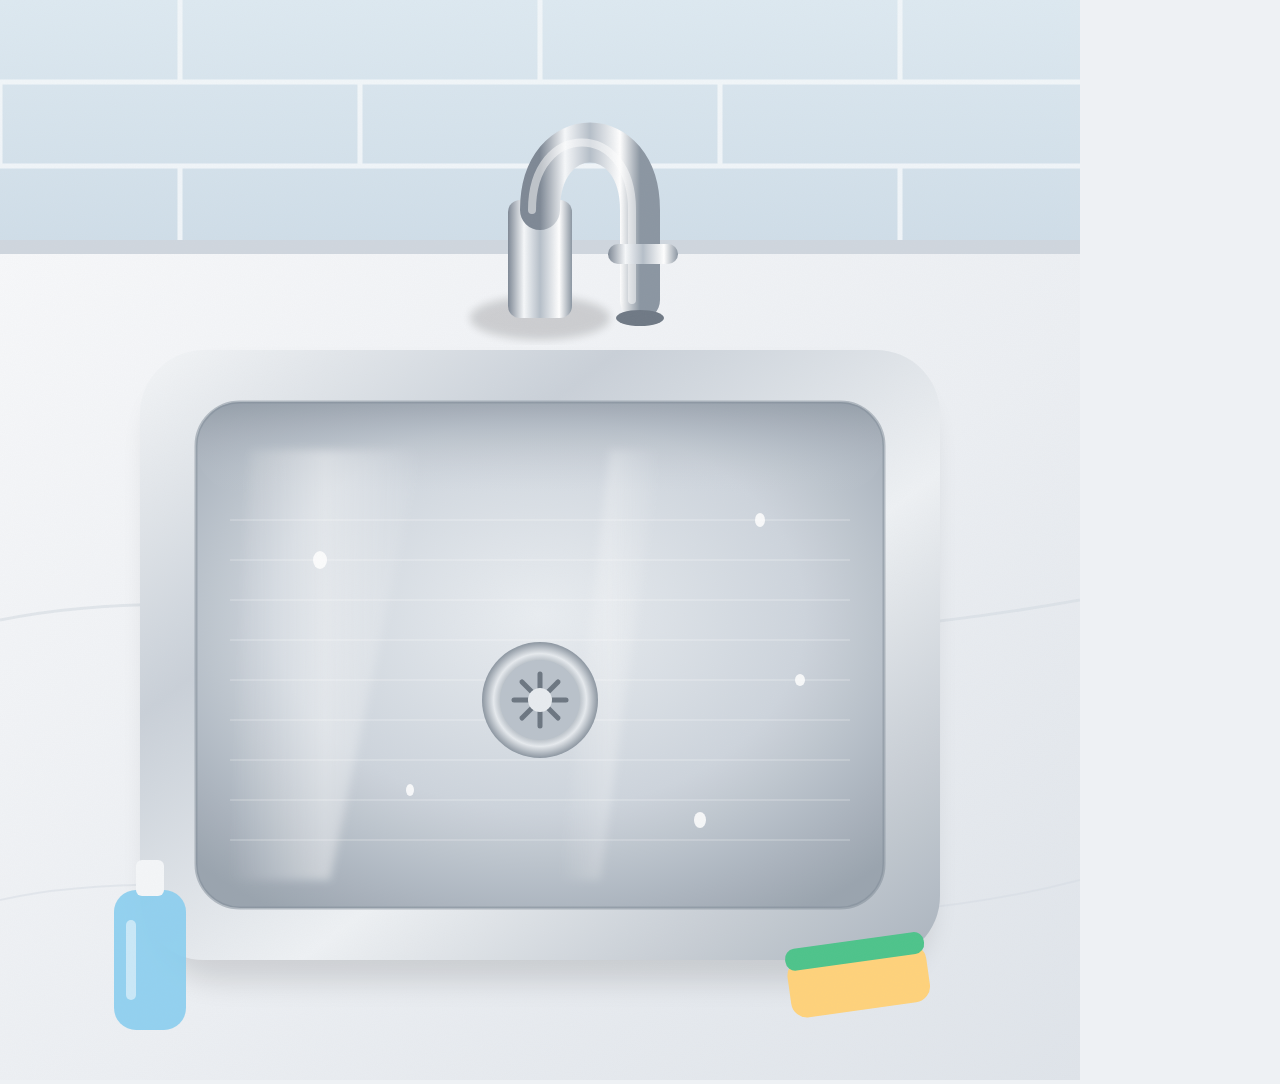
<file: tool/store_assets/sink_photo.html>
<!doctype html><html><head><meta charset="utf-8"><style>html,body{margin:0;width:1080px;height:1080px;overflow:hidden;background:#eef1f4}</style></head><body>
<svg width="1080" height="1080" viewBox="0 0 1080 1080" xmlns="http://www.w3.org/2000/svg">
<defs>
  <linearGradient id="counter" x1="0" y1="0" x2="1" y2="1">
    <stop offset="0" stop-color="#f7f8fa"/><stop offset=".55" stop-color="#eceff3"/><stop offset="1" stop-color="#dfe4ea"/>
  </linearGradient>
  <linearGradient id="tile" x1="0" y1="0" x2="0" y2="1">
    <stop offset="0" stop-color="#dde9f1"/><stop offset="1" stop-color="#cfdde8"/>
  </linearGradient>
  <linearGradient id="rim" x1="0" y1="0" x2="1" y2="1">
    <stop offset="0" stop-color="#f4f6f8"/><stop offset=".3" stop-color="#c9d0d8"/><stop offset=".6" stop-color="#eef1f4"/><stop offset="1" stop-color="#aab3bd"/>
  </linearGradient>
  <radialGradient id="basin" cx=".5" cy=".42" r=".7">
    <stop offset="0" stop-color="#e9edf1"/><stop offset=".55" stop-color="#cdd4dc"/><stop offset="1" stop-color="#99a3ae"/>
  </radialGradient>
  <linearGradient id="wallIn" x1="0" y1="0" x2="0" y2="1">
    <stop offset="0" stop-color="#8d97a3"/><stop offset="1" stop-color="#c5ccd4" stop-opacity="0"/>
  </linearGradient>
  <linearGradient id="chrome" x1="0" y1="0" x2="1" y2="0">
    <stop offset="0" stop-color="#7d8794"/><stop offset=".25" stop-color="#f6f8fa"/><stop offset=".5" stop-color="#b5bec8"/><stop offset=".8" stop-color="#ffffff"/><stop offset="1" stop-color="#8a95a1"/>
  </linearGradient>
  <radialGradient id="drain" cx=".5" cy=".5" r=".5">
    <stop offset="0" stop-color="#5b6570"/><stop offset=".6" stop-color="#9aa4ae"/><stop offset=".8" stop-color="#e6eaee"/><stop offset="1" stop-color="#8b95a0"/>
  </radialGradient>
  <linearGradient id="sheen" x1="0" y1="0" x2="1" y2="0">
    <stop offset="0" stop-color="#fff" stop-opacity="0"/><stop offset=".5" stop-color="#fff" stop-opacity=".75"/><stop offset="1" stop-color="#fff" stop-opacity="0"/>
  </linearGradient>
  <filter id="soft"><feGaussianBlur stdDeviation="14"/></filter>
  <filter id="blur4"><feGaussianBlur stdDeviation="4"/></filter>
  <filter id="grain"><feTurbulence type="fractalNoise" baseFrequency=".9" numOctaves="2" seed="3"/><feColorMatrix values="0 0 0 0 .5  0 0 0 0 .5  0 0 0 0 .5  0 0 0 .06 0"/></filter>
</defs>
<!-- backsplash tiles -->
<rect width="1080" height="250" fill="url(#tile)"/>
<g stroke="#f4f8fb" stroke-width="5" opacity=".9">
  <line x1="0" y1="82" x2="1080" y2="82"/><line x1="0" y1="166" x2="1080" y2="166"/>
  <line x1="180" y1="0" x2="180" y2="82"/><line x1="540" y1="0" x2="540" y2="82"/><line x1="900" y1="0" x2="900" y2="82"/>
  <line x1="0" y1="82" x2="0" y2="166"/><line x1="360" y1="82" x2="360" y2="166"/><line x1="720" y1="82" x2="720" y2="166"/>
  <line x1="180" y1="166" x2="180" y2="250"/><line x1="540" y1="166" x2="540" y2="250"/><line x1="900" y1="166" x2="900" y2="250"/>
</g>
<!-- counter -->
<rect y="240" width="1080" height="840" fill="url(#counter)"/>
<rect y="240" width="1080" height="14" fill="#cfd6de"/>
<path d="M0 620 C 300 560 520 700 1080 600" stroke="#d6dce3" stroke-width="3" fill="none" opacity=".6"/>
<path d="M0 900 C 260 840 700 980 1080 880" stroke="#d6dce3" stroke-width="2" fill="none" opacity=".5"/>
<!-- sink shadow -->
<rect x="150" y="372" width="780" height="610" rx="70" fill="#000" opacity=".12" filter="url(#soft)"/>
<!-- rim -->
<rect x="140" y="350" width="800" height="610" rx="64" fill="url(#rim)"/>
<!-- basin -->
<rect x="196" y="402" width="688" height="506" rx="44" fill="url(#basin)"/>
<rect x="196" y="402" width="688" height="90" rx="44" fill="url(#wallIn)" opacity=".7"/>
<rect x="196" y="402" width="688" height="506" rx="44" fill="none" stroke="#7f8995" stroke-width="3" opacity=".5"/>
<!-- brushed lines -->
<g stroke="#ffffff" stroke-opacity=".18" stroke-width="2">
  <line x1="230" y1="520" x2="850" y2="520"/><line x1="230" y1="560" x2="850" y2="560"/><line x1="230" y1="600" x2="850" y2="600"/>
  <line x1="230" y1="640" x2="850" y2="640"/><line x1="230" y1="680" x2="850" y2="680"/><line x1="230" y1="720" x2="850" y2="720"/>
  <line x1="230" y1="760" x2="850" y2="760"/><line x1="230" y1="800" x2="850" y2="800"/><line x1="230" y1="840" x2="850" y2="840"/>
</g>
<!-- light reflections -->
<path d="M250 450 L420 450 L330 880 L230 880 Z" fill="url(#sheen)" opacity=".55" filter="url(#blur4)"/>
<path d="M610 450 L660 450 L600 880 L560 880 Z" fill="url(#sheen)" opacity=".35" filter="url(#blur4)"/>
<!-- drain -->
<circle cx="540" cy="700" r="58" fill="url(#drain)"/>
<circle cx="540" cy="700" r="40" fill="#b9c1ca"/>
<g stroke="#6b7580" stroke-width="5" stroke-linecap="round">
  <line x1="514" y1="700" x2="566" y2="700"/><line x1="540" y1="674" x2="540" y2="726"/>
  <line x1="522" y1="682" x2="558" y2="718"/><line x1="558" y1="682" x2="522" y2="718"/>
</g>
<circle cx="540" cy="700" r="12" fill="#e7ebef"/>
<!-- water droplets -->
<g fill="#fff" opacity=".85">
  <ellipse cx="320" cy="560" rx="7" ry="9"/><ellipse cx="760" cy="520" rx="5" ry="7"/><ellipse cx="700" cy="820" rx="6" ry="8"/>
  <ellipse cx="410" cy="790" rx="4" ry="6"/><ellipse cx="800" cy="680" rx="5" ry="6"/>
</g>
<!-- faucet -->
<ellipse cx="540" cy="318" rx="70" ry="22" fill="#000" opacity=".15" filter="url(#blur4)"/>
<rect x="508" y="200" width="64" height="118" rx="12" fill="url(#chrome)"/>
<path d="M540 210 C 540 120 640 120 640 210 L 640 300" stroke="url(#chrome)" stroke-width="40" fill="none" stroke-linecap="round"/>
<path d="M540 210 C 540 120 640 120 640 210 L 640 300" stroke="#ffffff" stroke-opacity=".5" stroke-width="8" fill="none" stroke-linecap="round" transform="translate(-8 0)"/>
<ellipse cx="640" cy="318" rx="24" ry="8" fill="#6e7884"/>
<rect x="608" y="244" width="70" height="20" rx="10" fill="url(#chrome)"/>
<!-- sponge + soap on the counter -->
<g transform="translate(860 990) rotate(-8)">
  <rect x="-70" y="-38" width="140" height="58" rx="16" fill="#ffd27a"/>
  <rect x="-70" y="-50" width="140" height="22" rx="10" fill="#4cc38a"/>
</g>
<g transform="translate(150 1000)">
  <rect x="-36" y="-110" width="72" height="140" rx="22" fill="#89cff0" opacity=".9"/>
  <rect x="-14" y="-140" width="28" height="36" rx="6" fill="#f4f6f8"/>
  <rect x="-24" y="-80" width="10" height="80" rx="5" fill="#fff" opacity=".5"/>
</g>
<rect width="1080" height="1080" filter="url(#grain)"/>
</svg></body></html>
</file>
<file: docs/style.css>
:root {
  --primary: #89cff0;
  --primary-ink: #2b8bc6;
  --on-primary: #0b2540;
  --ink: #0f1b2d;
  --ink-soft: #5b6b80;
  --ink-muted: #98a4b5;
  --divider: #e6ebf1;
  --card: rgba(255, 255, 255, 0.9);
  --bg: #f6fafd;
}

* { box-sizing: border-box; }

html { -webkit-text-size-adjust: 100%; }

body {
  margin: 0;
  font-family: "Plus Jakarta Sans", -apple-system, BlinkMacSystemFont, "Segoe UI", Roboto, sans-serif;
  color: var(--ink);
  line-height: 1.65;
  background:
    radial-gradient(1200px 600px at 10% -10%, #d6effc 0%, transparent 60%),
    radial-gradient(900px 500px at 110% 0%, #ffeee3 0%, transparent 55%),
    var(--bg);
  min-height: 100vh;
}

a { color: var(--primary-ink); }

.wrap { max-width: 760px; margin: 0 auto; padding: 24px 16px 64px; }

header.site {
  display: flex;
  align-items: center;
  gap: 12px;
  padding: 8px 0 24px;
}

header.site img { width: 44px; height: 44px; border-radius: 12px; box-shadow: 0 6px 18px rgba(43, 139, 198, 0.18); }
header.site a.brand { font-weight: 800; font-size: 20px; color: var(--ink); text-decoration: none; }
header.site nav { margin-left: auto; display: flex; gap: 14px; flex-wrap: wrap; font-size: 14px; }
header.site nav a { color: var(--ink-soft); text-decoration: none; font-weight: 600; }
header.site nav a:hover { color: var(--primary-ink); }

.card {
  background: var(--card);
  border: 1px solid rgba(255, 255, 255, 0.9);
  border-radius: 24px;
  padding: 28px 24px;
  box-shadow: 0 10px 40px rgba(31, 42, 68, 0.06);
}

h1 { font-size: 30px; line-height: 1.2; margin: 0 0 6px; letter-spacing: -0.5px; }
h2 { font-size: 20px; margin: 32px 0 8px; letter-spacing: -0.2px; }
h3 { font-size: 16px; margin: 20px 0 6px; }
p, li { color: #2c3a4f; }
.meta { color: var(--ink-muted); font-size: 14px; margin-bottom: 20px; }
.lead { font-size: 17px; color: var(--ink-soft); }

table { width: 100%; border-collapse: collapse; margin: 12px 0; font-size: 14px; }
th, td { text-align: left; vertical-align: top; padding: 10px 8px; border-bottom: 1px solid var(--divider); }
th { color: var(--ink-soft); font-weight: 700; }

.note {
  background: #e8f6fd;
  border-radius: 14px;
  padding: 14px 16px;
  margin: 16px 0;
  color: var(--on-primary);
}

.buttons { display: flex; gap: 12px; flex-wrap: wrap; margin: 20px 0 8px; }
.btn {
  display: inline-flex;
  align-items: center;
  justify-content: center;
  min-height: 52px;
  padding: 0 22px;
  border-radius: 999px;
  font-weight: 800;
  text-decoration: none;
  color: var(--on-primary);
  background: linear-gradient(135deg, #a6dcf5, var(--primary) 50%, #74c3ec);
  box-shadow: 0 10px 24px rgba(137, 207, 240, 0.45);
}
.btn.secondary { background: #fff; box-shadow: 0 6px 18px rgba(31, 42, 68, 0.08); }

.hero { text-align: center; padding: 24px 8px 8px; }
.hero img { width: 112px; height: 112px; border-radius: 28px; box-shadow: 0 16px 40px rgba(43, 139, 198, 0.25); }
.hero h1 { font-size: 36px; margin-top: 18px; }
.hero .buttons { justify-content: center; }

.steps { display: grid; gap: 12px; grid-template-columns: repeat(auto-fit, minmax(160px, 1fr)); margin-top: 24px; }
.step { background: #fff; border-radius: 18px; padding: 16px; text-align: left; }
.step b { display: block; margin-bottom: 4px; }

footer.site { margin-top: 32px; text-align: center; color: var(--ink-muted); font-size: 13px; }
footer.site a { color: var(--ink-soft); }

@media (max-width: 520px) {
  h1 { font-size: 26px; }
  .card { padding: 22px 18px; border-radius: 20px; }
  header.site nav { gap: 10px; font-size: 13px; }
}
</file>
